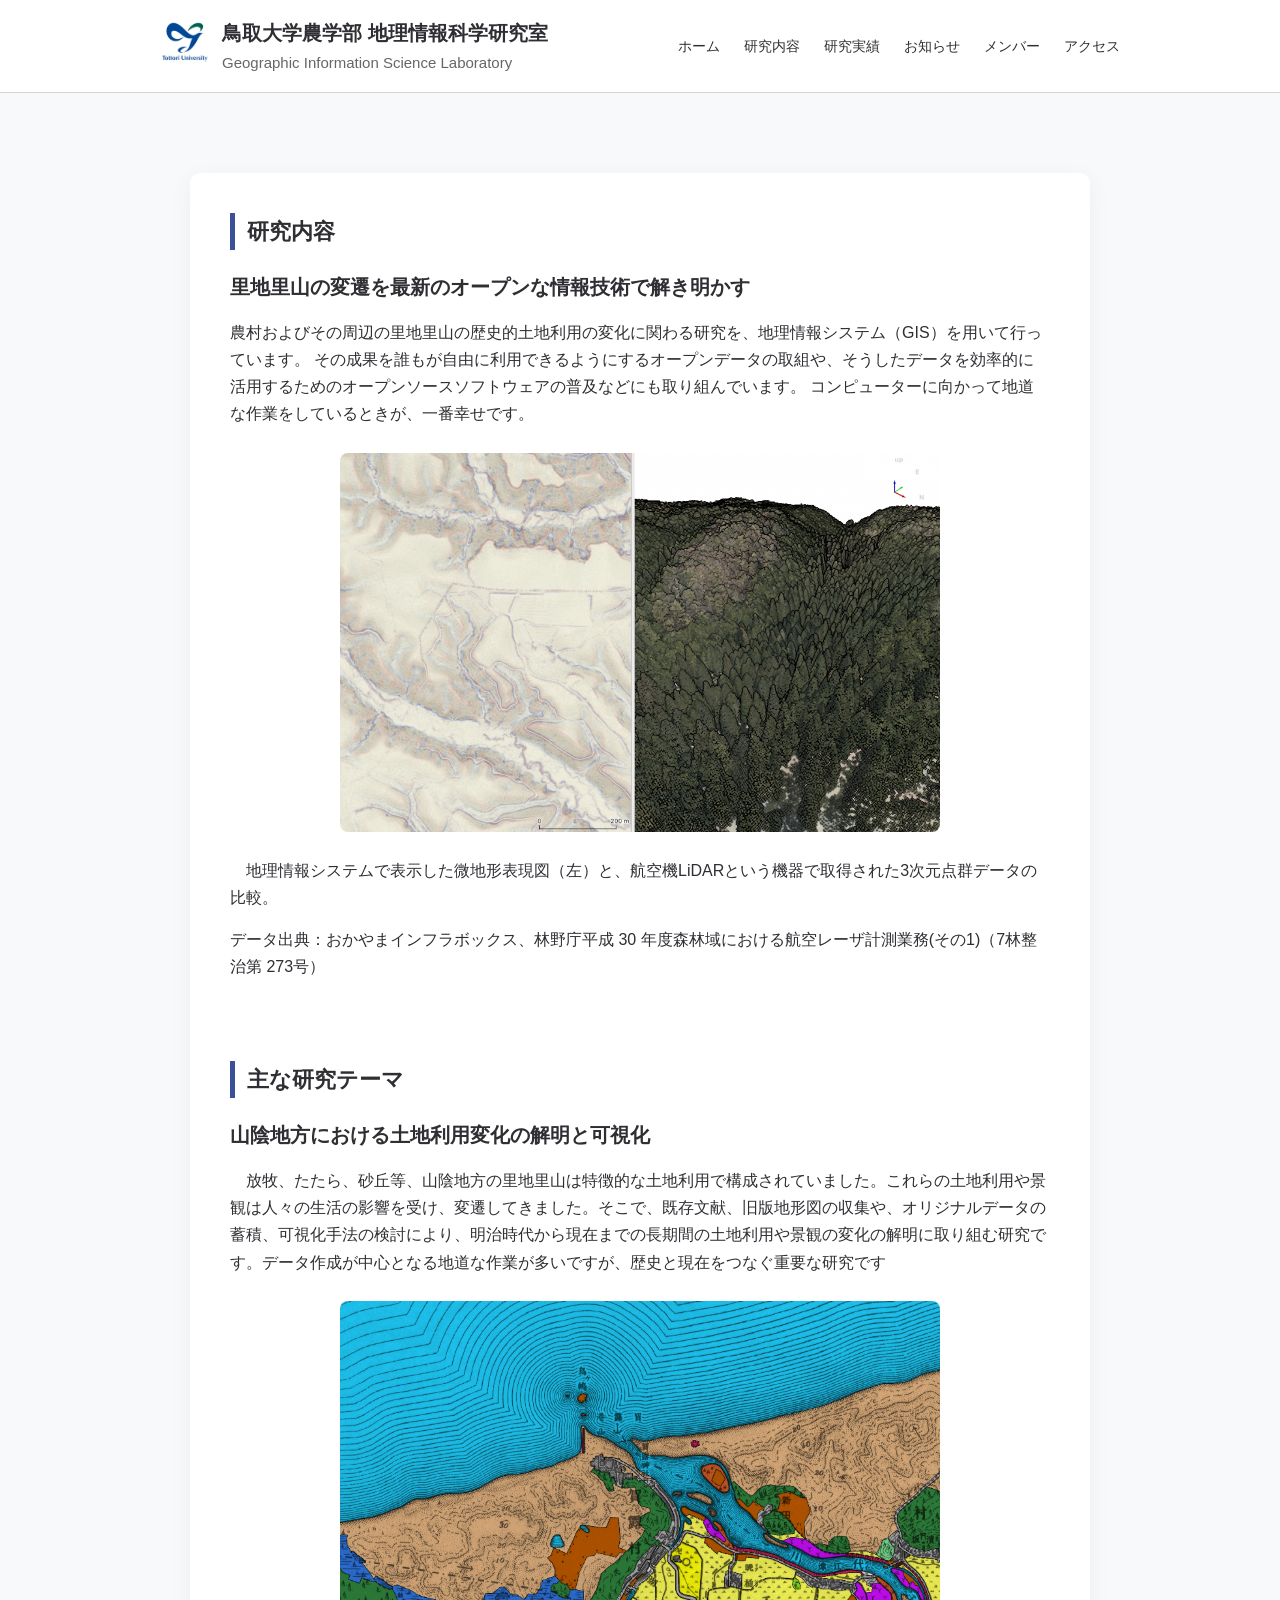
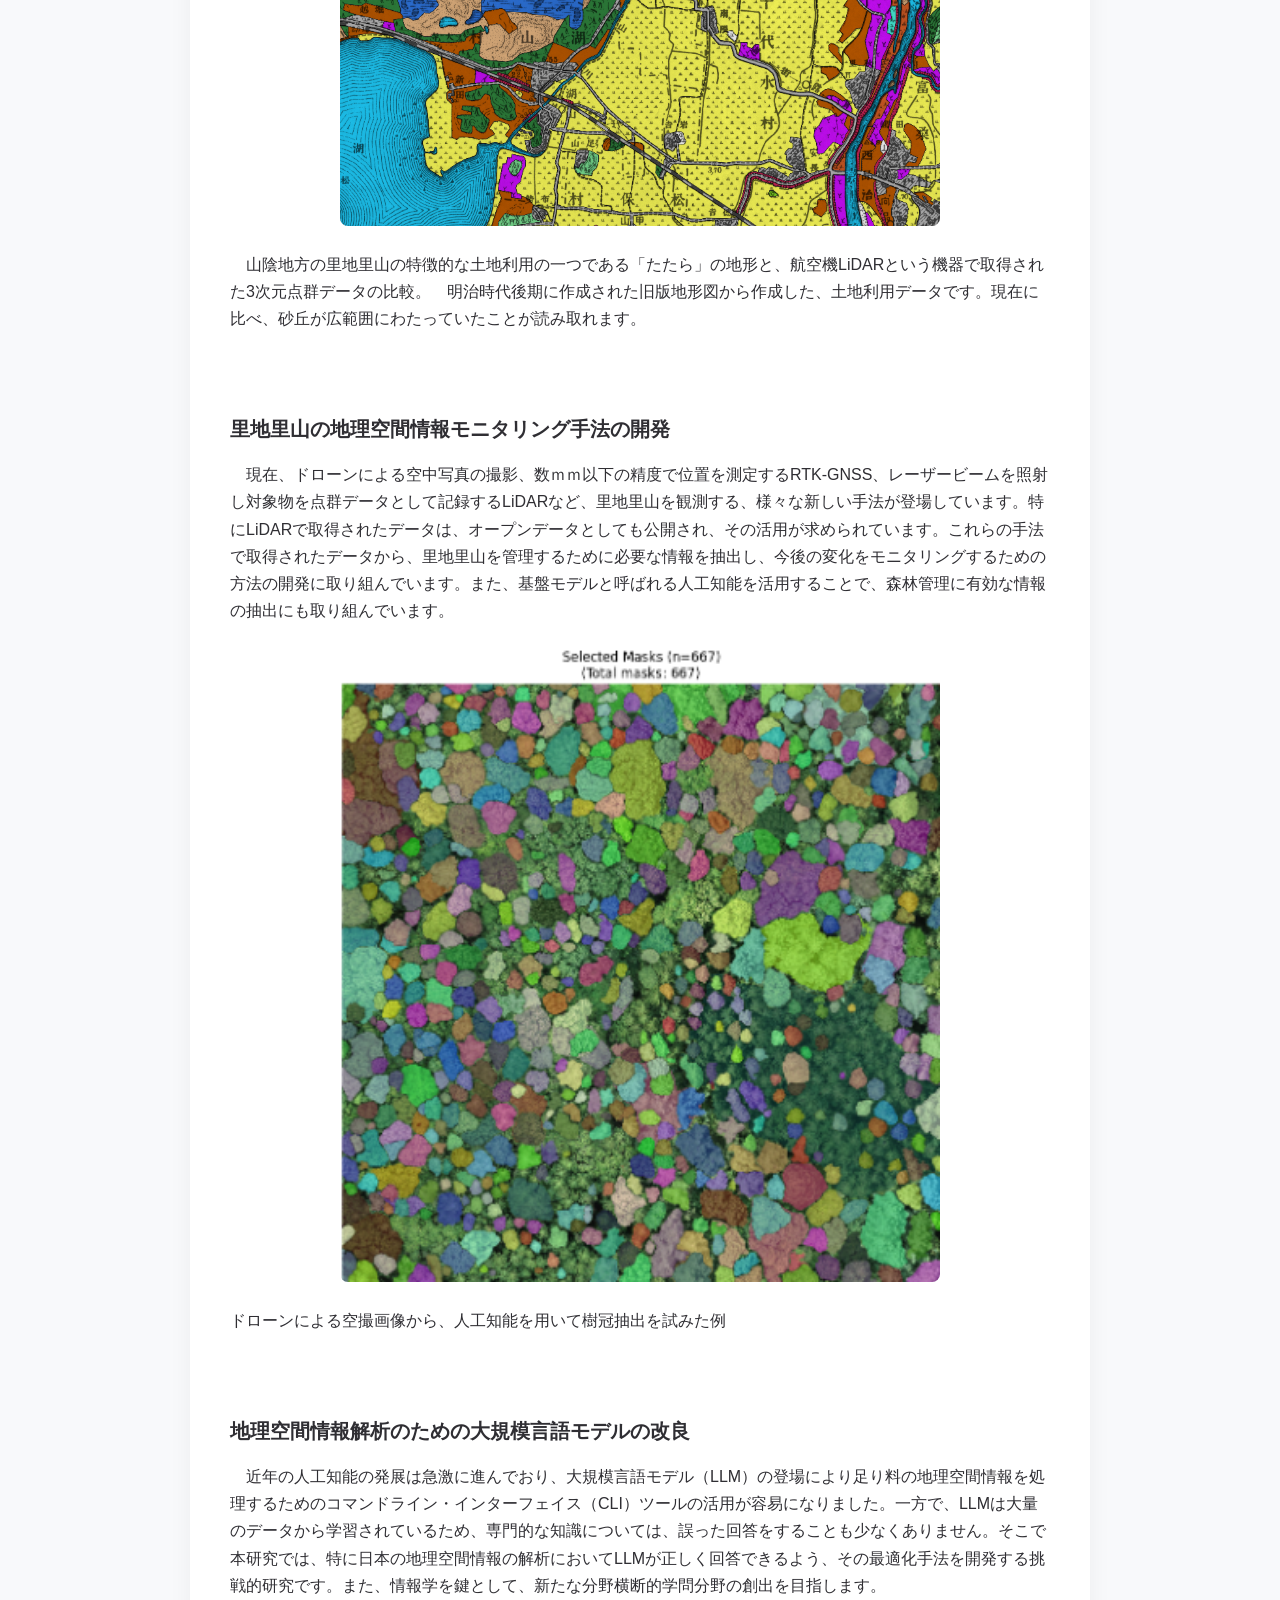
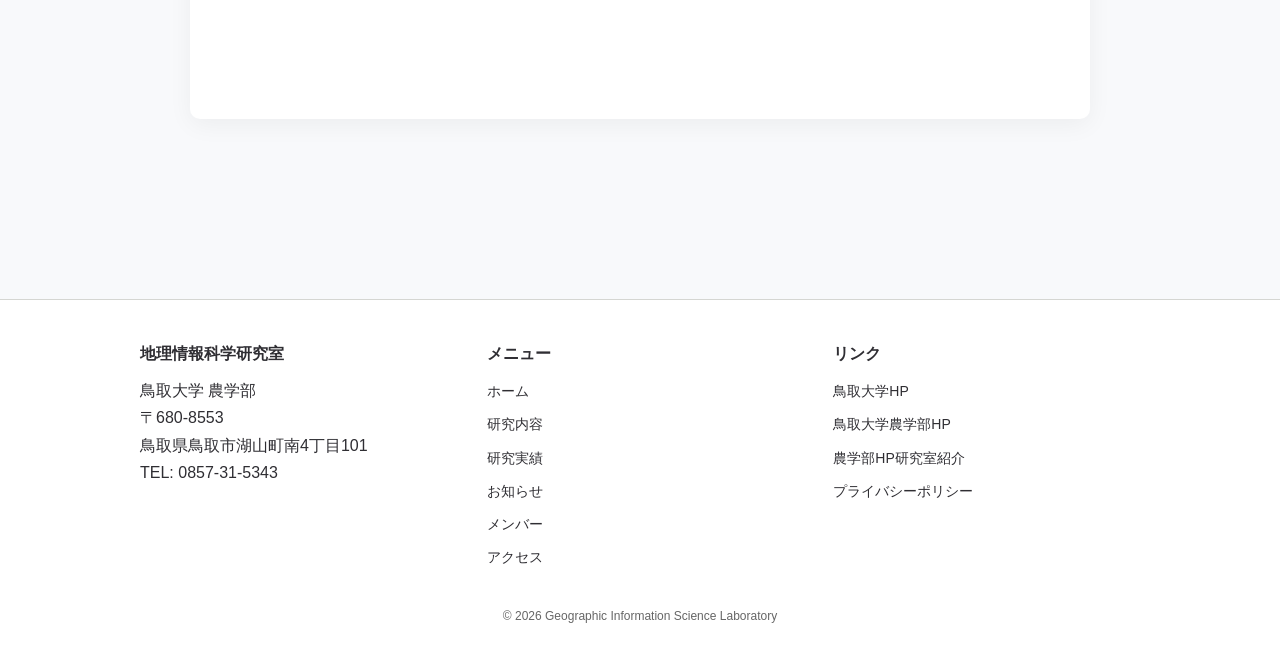
<file: about.html>
<!DOCTYPE html>
<html lang="ja">

  <head>
    <meta charset="UTF-8">
    <meta name="viewport" content="width=device-width, initial-scale=1.0">
    <title>鳥取大学農学部 地理情報科学研究室</title>
    <!-- SEO -->
    <meta name="description" content="鳥取大学農学部 地理情報科学研究室の公式サイト。研究内容、研究実績、メンバー情報を掲載しています。">
    <link rel="stylesheet" href="css/style.css">
  </head>

  <body>

    <!-- ヘッダー -->
    <header>
      <div class="header_container">

        <!-- ロゴ -->
        <div class="logo">
          <a href="./index.html"> 
            <img src="images/logo.jpg" alt="鳥取大学農学部 地理情報科学研究室ロゴ"> 
          </a>
          <div class="site_title">
            <h1>鳥取大学農学部 地理情報科学研究室</h1>
            <p>Geographic Information Science Laboratory</p>
          </div>
        </div>

        <!-- ナビゲーション --> 
        <nav class="navigation" id="nav" aria-label="メインナビゲーション">
          <ul class="navigation_list">
            <li><a href="./index.html">ホーム</a></li>
            <li><a href="./about.html">研究内容</a></li>
            <li><a href="./research.html">研究実績</a></li>
            <li><a href="./news.html">お知らせ</a></li>
            <li><a href="./members.html">メンバー</a></li>
            <li><a href="./access.html">アクセス</a></li>
          </ul>
        </nav>
      </div>


      <!-- ハンバーガーメニュー --> 
      <button class="hamburger" id="hamburger" aria-label="メニューを開く"> 
        <span class="hamburger_border_top"></span>
        <span class="hamburger_border_center"></span>
        <span class="hamburger_border_bottom"></span>
      </button>

      <div class="background" id="background"></div>
    </header>
    <!-- /ヘッダー -->
    
    <!-- メイン -->
    <main>
      <section>
        <h2 class="title">研究内容</h2>

        <article class="subsection">
          <h3 class="subject">里地里山の変遷を最新のオープンな情報技術で解き明かす</h3>
          <p>
            農村およびその周辺の里地里山の歴史的土地利用の変化に関わる研究を、地理情報システム（GIS）を用いて行っています。
            その成果を誰もが自由に利用できるようにするオープンデータの取組や、そうしたデータを効率的に活用するためのオープンソースソフトウェアの普及などにも取り組んでいます。
            コンピューターに向かって地道な作業をしているときが、一番幸せです。 
          </p>
          <img src="images/about_satoyama.png" alt="蒜山演習林の地形と3次元点群データの比較" class="image">
          <p>
            　地理情報システムで表示した微地形表現図（左）と、航空機LiDARという機器で取得された3次元点群データの比較。
          </p>
          <p>
            データ出典：おかやまインフラボックス、林野庁平成 30 年度森林域における航空レーザ計測業務(その1)（7林整治第 273号）
          </p>
        </article>

        <h2 class="title">主な研究テーマ</h2>
        <article class="subsection">
          <h3 class="subject">山陰地方における土地利用変化の解明と可視化</h3>
          <p>
           　放牧、たたら、砂丘等、山陰地方の里地里山は特徴的な土地利用で構成されていました。これらの土地利用や景観は人々の生活の影響を受け、変遷してきました。そこで、既存文献、旧版地形図の収集や、オリジナルデータの蓄積、可視化手法の検討により、明治時代から現在までの長期間の土地利用や景観の変化の解明に取り組む研究です。データ作成が中心となる地道な作業が多いですが、歴史と現在をつなぐ重要な研究です
          </p>
          <img src="images/about_tatara.png" alt="研究内容の説明画像2" class="image">
          <p>
            　山陰地方の里地里山の特徴的な土地利用の一つである「たたら」の地形と、航空機LiDARという機器で取得された3次元点群データの比較。　明治時代後期に作成された旧版地形図から作成した、土地利用データです。現在に比べ、砂丘が広範囲にわたっていたことが読み取れます。
          </p>
        </article>

        <article class="subsection">
          <h3 class="subject">里地里山の地理空間情報モニタリング手法の開発</h3>
          <p>
           　現在、ドローンによる空中写真の撮影、数ｍｍ以下の精度で位置を測定するRTK-GNSS、レーザービームを照射し対象物を点群データとして記録するLiDARなど、里地里山を観測する、様々な新しい手法が登場しています。特にLiDARで取得されたデータは、オープンデータとしても公開され、その活用が求められています。これらの手法で取得されたデータから、里地里山を管理するために必要な情報を抽出し、今後の変化をモニタリングするための方法の開発に取り組んでいます。また、基盤モデルと呼ばれる人工知能を活用することで、森林管理に有効な情報の抽出にも取り組んでいます。
          </p>
          <img src="images/about_jukan.png" alt="研究内容の説明画像2" class="image">
          <p>
            ドローンによる空撮画像から、人工知能を用いて樹冠抽出を試みた例
          </p>
        </article>

        <article class="subsection">
          <h3 class="subject">地理空間情報解析のための大規模言語モデルの改良</h3>
          <p>
           　近年の人工知能の発展は急激に進んでおり、大規模言語モデル（LLM）の登場により足り料の地理空間情報を処理するためのコマンドライン・インターフェイス（CLI）ツールの活用が容易になりました。一方で、LLMは大量のデータから学習されているため、専門的な知識については、誤った回答をすることも少なくありません。そこで本研究では、特に日本の地理空間情報の解析においてLLMが正しく回答できるよう、その最適化手法を開発する挑戦的研究です。また、情報学を鍵として、新たな分野横断的学問分野の創出を目指します。
          </p>
        </article>

      </section>
    </main>
    <!-- /メイン -->


  <!-- フッター -->
  <footer class="footer">

    <div class="footer_inner">

      <!-- ① 研究室情報 -->
      <div class="footer_col">
        <h2 class="footer_title">地理情報科学研究室</h2>
        <p>鳥取大学 農学部</p>
        <p>〒680-8553</p>
        <p>鳥取県鳥取市湖山町南4丁目101</p>
        <p>TEL: 0857-31-5343</p>
      </div>

      <!-- ② ナビゲーション -->
      <div class="footer_col">
        <h3 class="footer_title">メニュー</h3>
        <ul class="footer_nav">
          <li><a href="./index.html">ホーム</a></li>
          <li><a href="./about.html">研究内容</a></li>
          <li><a href="./research.html">研究実績</a></li>
          <li><a href="./news.html">お知らせ</a></li>
          <li><a href="./members.html">メンバー</a></li>
          <li><a href="./access.html">アクセス</a></li>
        </ul>
      </div>

      <!-- ③ 補助情報 -->
      <div class="footer_col">
        <h3 class="footer_title">リンク</h3>
        <ul class="footer_nav">
          <li><a href="https://www.tottori-u.ac.jp/" target="_blank" rel="noopener noreferrer">鳥取大学HP</a></li>
          <li><a href="https://muses.muses.tottori-u.ac.jp/" target="_blank" rel="noopener noreferrer">鳥取大学農学部HP</a></li>
          <li><a href="https://muses.muses.tottori-u.ac.jp/about/staff/teacher-leas.php?id=57" target="_blank" rel="noopener noreferrer">農学部HP研究室紹介
          </a></li>
          <li><a href="./privacy.html">プライバシーポリシー</a></li>
        </ul>
      </div>

    </div>

    <!-- コピーライト -->
    <div class="footer_bottom">
      <p>&copy; 2026 Geographic Information Science Laboratory</p>
    </div>

  </footer>
  <!-- /フッター -->

    <script src="js/script.js"></script>

  </body>

</html>
</file>
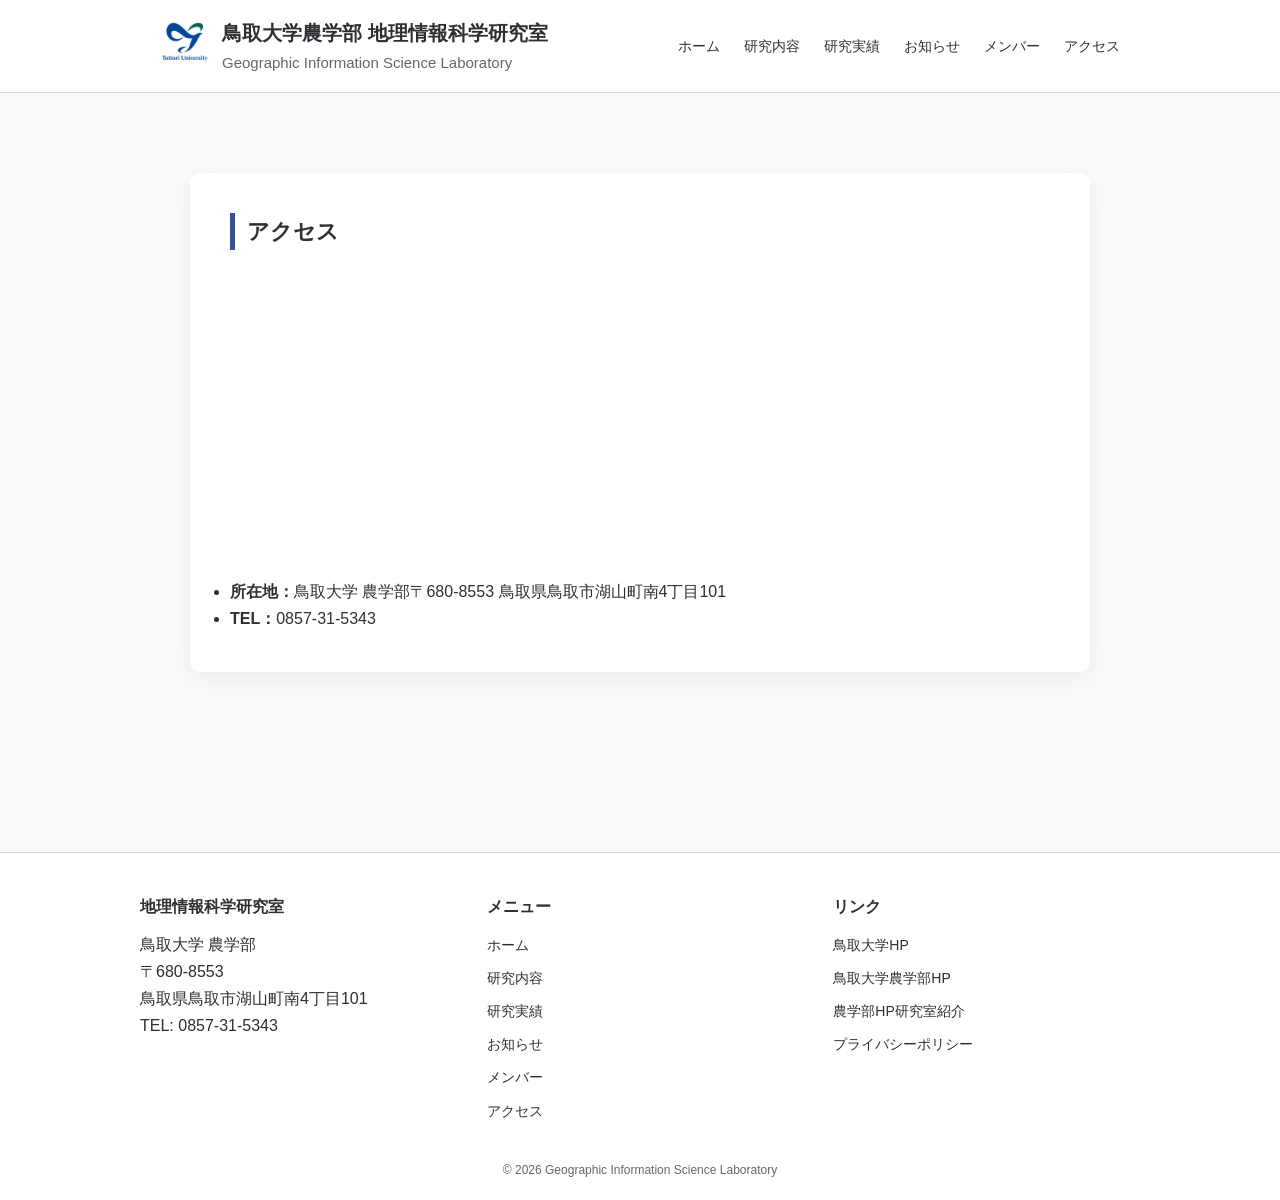
<file: access.html>
<!DOCTYPE html>
<html lang="ja">

  <head>
    <meta charset="UTF-8">
    <meta name="viewport" content="width=device-width, initial-scale=1.0">
    <title>鳥取大学農学部 地理情報科学研究室</title>
    <!-- SEO -->
    <meta name="description" content="鳥取大学農学部 地理情報科学研究室の公式サイト。研究内容、研究実績、メンバー情報を掲載しています。">
    <link rel="stylesheet" href="css/style.css">
  </head>

  <body>

    <!-- ヘッダー -->
    <header>
      <div class="header_container">

        <!-- ロゴ -->
        <div class="logo">
          <a href="./index.html"> 
            <img src="images/logo.jpg" alt="鳥取大学農学部 地理情報科学研究室ロゴ"> 
          </a>
          <div class="site_title">
            <h1>鳥取大学農学部 地理情報科学研究室</h1>
            <p>Geographic Information Science Laboratory</p>
          </div>
        </div>

        <!-- ナビゲーション --> 
        <nav class="navigation" id="nav" aria-label="メインナビゲーション">
          <ul class="navigation_list">
            <li><a href="./index.html">ホーム</a></li>
            <li><a href="./about.html">研究内容</a></li>
            <li><a href="./research.html">研究実績</a></li>
            <li><a href="./news.html">お知らせ</a></li>
            <li><a href="./members.html">メンバー</a></li>
            <li><a href="./access.html">アクセス</a></li>
          </ul>
        </nav>
      </div>


      <!-- ハンバーガーメニュー --> 
      <button class="hamburger" id="hamburger" aria-label="メニューを開く"> 
        <span class="hamburger_border_top"></span>
        <span class="hamburger_border_center"></span>
        <span class="hamburger_border_bottom"></span>
      </button>

      <div class="background" id="background"></div>
    </header>
    <!-- /ヘッダー -->

    <!-- メイン -->
    <main>
      <section>
        <h2 class="title">アクセス</h2>

        <div class="map_container">
          <iframe class="map" src="https://www.google.com/maps/embed?pb=!1m18!1m12!1m3!1d3247.577376410735!2d134.17088357521263!3d35.51472707264139!2m3!1f0!2f0!3f0!3m2!1i1024!2i768!4f13.1!3m3!1m2!1s0x35558e07a8acd595%3A0xb7ac7fb8874c64e3!2z44CSNjgwLTA5NDUg6bOl5Y-W55yM6bOl5Y-W5biC5rmW5bGx55S65Y2X77yU5LiB55uu77yR77yQ77yR!5e0!3m2!1sja!2sjp!4v1775177612250!5m2!1sja!2sjp"></iframe>
        </div>
        
        <ul class="info_list">
          <li><strong>所在地：</strong>鳥取大学 農学部〒680-8553 鳥取県鳥取市湖山町南4丁目101</li>
          <li><strong>TEL：</strong>0857-31-5343</li>
        </ul>

      </section>
    </main>
    <!-- /メイン -->



  <!-- フッター -->
  <footer class="footer">

    <div class="footer_inner">

      <!-- ① 研究室情報 -->
      <div class="footer_col">
        <h2 class="footer_title">地理情報科学研究室</h2>
        <p>鳥取大学 農学部</p>
        <p>〒680-8553</p>
        <p>鳥取県鳥取市湖山町南4丁目101</p>
        <p>TEL: 0857-31-5343</p>
      </div>

      <!-- ② ナビゲーション -->
      <div class="footer_col">
        <h3 class="footer_title">メニュー</h3>
        <ul class="footer_nav">
          <li><a href="./index.html">ホーム</a></li>
          <li><a href="./about.html">研究内容</a></li>
          <li><a href="./research.html">研究実績</a></li>
          <li><a href="./news.html">お知らせ</a></li>
          <li><a href="./members.html">メンバー</a></li>
          <li><a href="./access.html">アクセス</a></li>
        </ul>
      </div>

      <!-- ③ 補助情報 -->
      <div class="footer_col">
        <h3 class="footer_title">リンク</h3>
        <ul class="footer_nav">
          <li><a href="https://www.tottori-u.ac.jp/" target="_blank" rel="noopener noreferrer">鳥取大学HP</a></li>
          <li><a href="https://muses.muses.tottori-u.ac.jp/" target="_blank" rel="noopener noreferrer">鳥取大学農学部HP</a></li>
          <li><a href="https://muses.muses.tottori-u.ac.jp/about/staff/teacher-leas.php?id=57" target="_blank" rel="noopener noreferrer">農学部HP研究室紹介
          </a></li>
          <li><a href="./privacy.html">プライバシーポリシー</a></li>
        </ul>
      </div>

    </div>

    <!-- コピーライト -->
    <div class="footer_bottom">
      <p>&copy; 2026 Geographic Information Science Laboratory</p>
    </div>

  </footer>
  <!-- /フッター -->

    <script src="js/script.js"></script>

  </body>

</html>
</file>
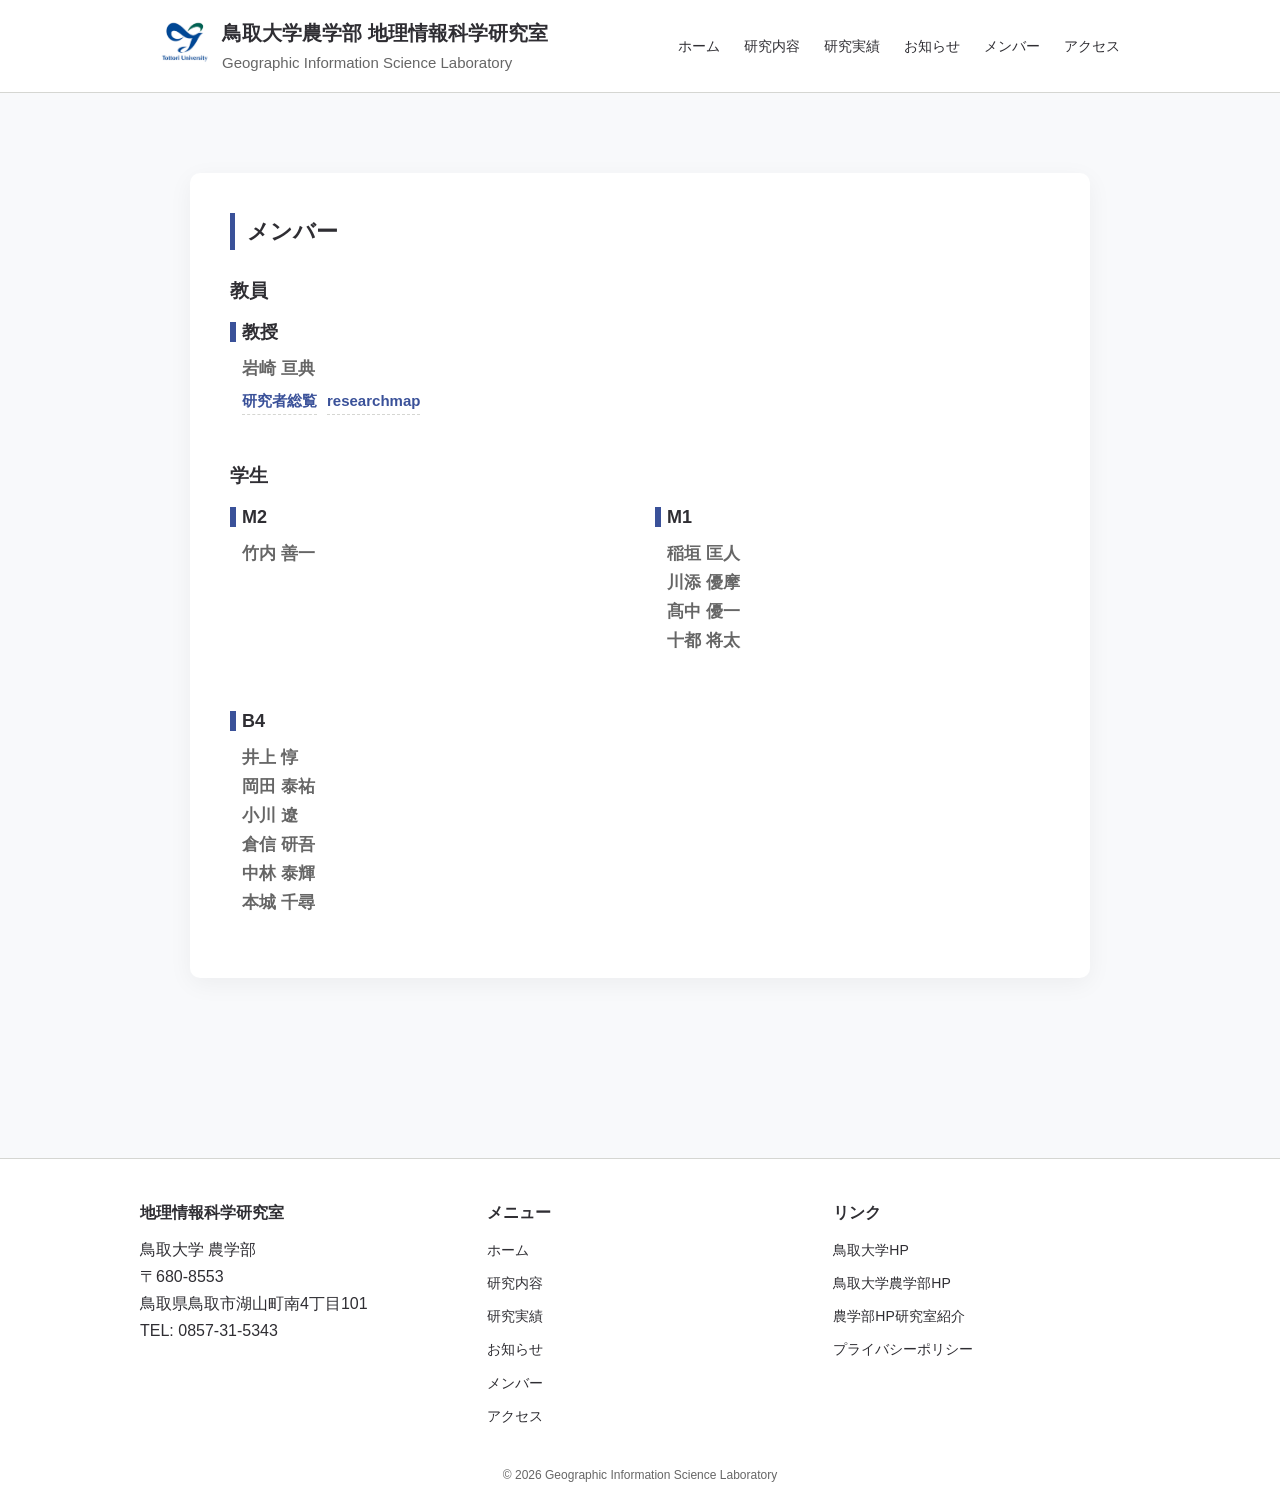
<file: members.html>
<!DOCTYPE html>
<html lang="ja">

  <head>
    <meta charset="UTF-8">
    <meta name="viewport" content="width=device-width, initial-scale=1.0">
    <title>鳥取大学農学部 地理情報科学研究室</title>
    <!-- SEO -->
    <meta name="description" content="鳥取大学農学部 地理情報科学研究室の公式サイト。研究内容、研究実績、メンバー情報を掲載しています。">
    <link rel="stylesheet" href="css/style.css">
  </head>

  <body>

    <!-- ヘッダー -->
    <header>
      <div class="header_container">

        <!-- ロゴ -->
        <div class="logo">
          <a href="./index.html"> 
            <img src="images/logo.jpg" alt="鳥取大学農学部 地理情報科学研究室ロゴ"> 
          </a>
          <div class="site_title">
            <h1>鳥取大学農学部 地理情報科学研究室</h1>
            <p>Geographic Information Science Laboratory</p>
          </div>
        </div>

        <!-- ナビゲーション --> 
        <nav class="navigation" id="nav" aria-label="メインナビゲーション">
          <ul class="navigation_list">
            <li><a href="./index.html">ホーム</a></li>
            <li><a href="./about.html">研究内容</a></li>
            <li><a href="./research.html">研究実績</a></li>
            <li><a href="./news.html">お知らせ</a></li>
            <li><a href="./members.html">メンバー</a></li>
            <li><a href="./access.html">アクセス</a></li>
          </ul>
        </nav>
      </div>


      <!-- ハンバーガーメニュー --> 
      <button class="hamburger" id="hamburger" aria-label="メニューを開く"> 
        <span class="hamburger_border_top"></span>
        <span class="hamburger_border_center"></span>
        <span class="hamburger_border_bottom"></span>
      </button>

      <div class="background" id="background"></div>
    </header>
    <!-- /ヘッダー -->

    <!-- メイン -->
    <main>
      <section>
        <h2 class="title">メンバー</h2>

        <h3 class="subtitle">教員</h3>
        <ul class="member_list">
          <li>教授
            <ul class="member_sublist">
              <li>
                岩崎 亘典
                <div class="member_links">
                  <a href="https://researchers.adm.tottori-u.ac.jp/html/100002733_ja.html" target="_blank" rel="noopener noreferrer">研究者総覧</a>
                  <a href="https://researchmap.jp/read0059093" target="_blank" rel="noopener noreferrer">researchmap</a>
                </div>
              </li> 
            </ul>
          </li>
        </ul>

      <h3 class="subtitle">学生</h3>
      <ul class="member_list">
        <li>
          M2
          <ul class="member_sublist">
            <li>竹内 善一</li>
          </ul>
        </li>
        <li>
          M1
          <ul class="member_sublist">
            <li>稲垣 匡人</li>
            <li>川添 優摩</li>
            <li>髙中 優一</li>
            <li>十都 将太</li>
          </ul>
        </li>
        <li>
          B4
          <ul class="member_sublist">
            <li>井上 惇</li>
            <li>岡田 泰祐</li>
            <li>小川 遼</li>
            <li>倉信 研吾</li>
            <li>中林 泰輝</li>
            <li>本城 千尋</li>
          </ul>
        </li>
      </ul>


    </section>
    </main>
    <!-- /メイン -->


  <!-- フッター -->
  <footer class="footer">

    <div class="footer_inner">

      <!-- ① 研究室情報 -->
      <div class="footer_col">
        <h2 class="footer_title">地理情報科学研究室</h2>
        <p>鳥取大学 農学部</p>
        <p>〒680-8553</p>
        <p>鳥取県鳥取市湖山町南4丁目101</p>
        <p>TEL: 0857-31-5343</p>
      </div>

      <!-- ② ナビゲーション -->
      <div class="footer_col">
        <h3 class="footer_title">メニュー</h3>
        <ul class="footer_nav">
          <li><a href="./index.html">ホーム</a></li>
          <li><a href="./about.html">研究内容</a></li>
          <li><a href="./research.html">研究実績</a></li>
          <li><a href="./news.html">お知らせ</a></li>
          <li><a href="./members.html">メンバー</a></li>
          <li><a href="./access.html">アクセス</a></li>
        </ul>
      </div>

      <!-- ③ 補助情報 -->
      <div class="footer_col">
        <h3 class="footer_title">リンク</h3>
        <ul class="footer_nav">
          <li><a href="https://www.tottori-u.ac.jp/" target="_blank" rel="noopener noreferrer">鳥取大学HP</a></li>
          <li><a href="https://muses.muses.tottori-u.ac.jp/" target="_blank" rel="noopener noreferrer">鳥取大学農学部HP</a></li>
          <li><a href="https://muses.muses.tottori-u.ac.jp/about/staff/teacher-leas.php?id=57" target="_blank" rel="noopener noreferrer">農学部HP研究室紹介
          </a></li>
          <li><a href="./privacy.html">プライバシーポリシー</a></li>
        </ul>
      </div>

    </div>

    <!-- コピーライト -->
    <div class="footer_bottom">
      <p>&copy; 2026 Geographic Information Science Laboratory</p>
    </div>

  </footer>
  <!-- /フッター -->


   <script src="js/script.js"></script>

  </body>

</html>
</file>
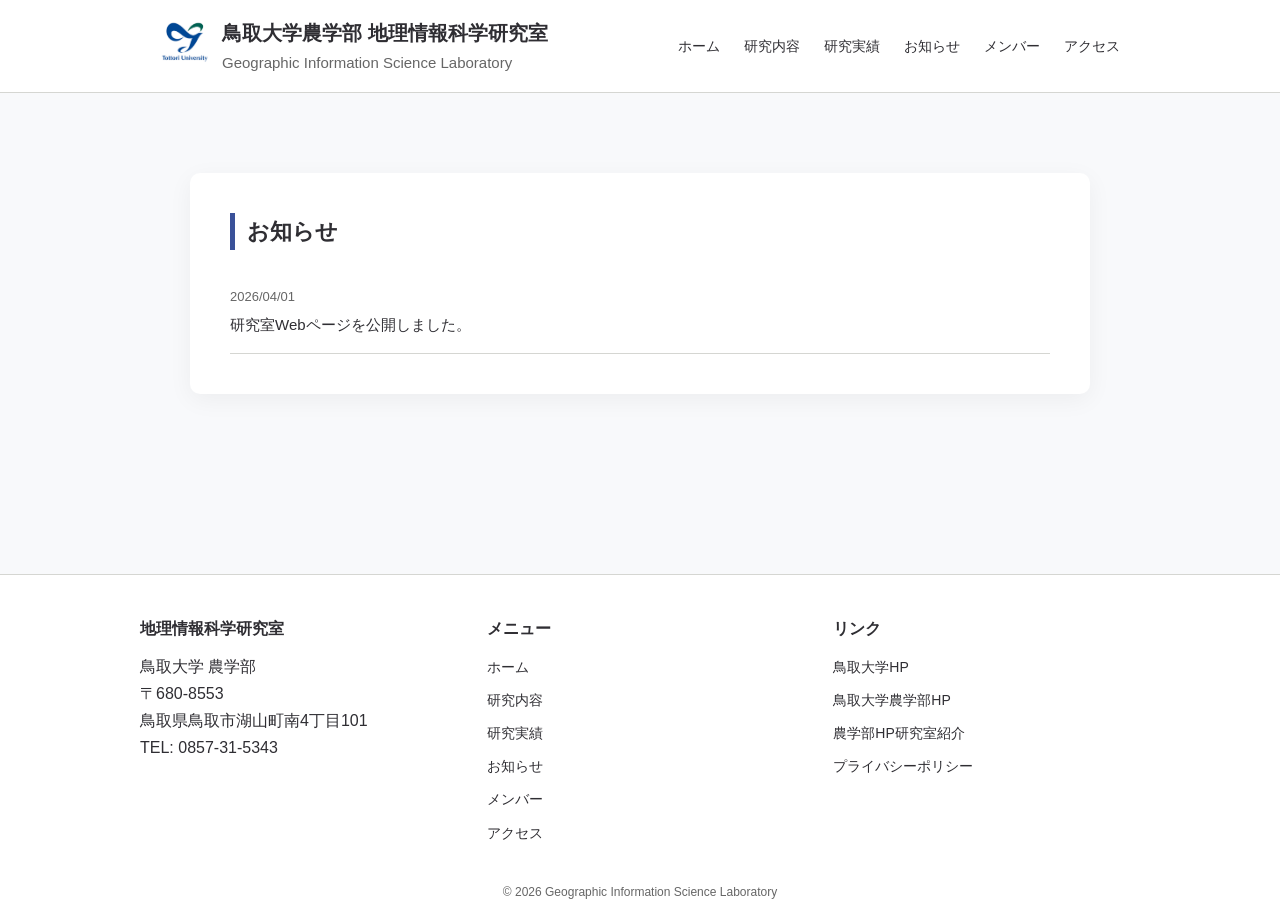
<file: news.html>
<!DOCTYPE html>
<html lang="ja">

  <head>
    <meta charset="UTF-8">
    <meta name="viewport" content="width=device-width, initial-scale=1.0">
    <title>鳥取大学農学部 地理情報科学研究室</title>
    <!-- SEO -->
    <meta name="description" content="鳥取大学農学部 地理情報科学研究室の公式サイト。研究内容、研究実績、メンバー情報を掲載しています。">
    <link rel="stylesheet" href="css/style.css">
  </head>

  <body>

    <!-- ヘッダー -->
    <header>
      <div class="header_container">

        <!-- ロゴ -->
        <div class="logo">
          <a href="./index.html"> 
            <img src="images/logo.jpg" alt="鳥取大学農学部 地理情報科学研究室ロゴ"> 
          </a>
          <div class="site_title">
            <h1>鳥取大学農学部 地理情報科学研究室</h1>
            <p>Geographic Information Science Laboratory</p>
          </div>
        </div>

        <!-- ナビゲーション --> 
        <nav class="navigation" id="nav" aria-label="メインナビゲーション">
          <ul class="navigation_list">
            <li><a href="./index.html">ホーム</a></li>
            <li><a href="./about.html">研究内容</a></li>
            <li><a href="./research.html">研究実績</a></li>
            <li><a href="./news.html">お知らせ</a></li>
            <li><a href="./members.html">メンバー</a></li>
            <li><a href="./access.html">アクセス</a></li>
          </ul>
        </nav>
      </div>


      <!-- ハンバーガーメニュー --> 
      <button class="hamburger" id="hamburger" aria-label="メニューを開く"> 
        <span class="hamburger_border_top"></span>
        <span class="hamburger_border_center"></span>
        <span class="hamburger_border_bottom"></span>
      </button>

      <div class="background" id="background"></div>
    </header>
    <!-- /ヘッダー -->

    <!-- メイン -->
    <main>
      <section>
        <h2 class="title">お知らせ</h2>

        <ul class="news_list">
          <li>
            <time datetime="2026-04-01">2026/04/01</time>
            <p>研究室Webページを公開しました。</p>
          </li>
        </ul>

      </section>
    </main>
    <!-- /メイン -->


  <!-- フッター -->
  <footer class="footer">

    <div class="footer_inner">

      <!-- ① 研究室情報 -->
      <div class="footer_col">
        <h2 class="footer_title">地理情報科学研究室</h2>
        <p>鳥取大学 農学部</p>
        <p>〒680-8553</p>
        <p>鳥取県鳥取市湖山町南4丁目101</p>
        <p>TEL: 0857-31-5343</p>
      </div>

      <!-- ② ナビゲーション -->
      <div class="footer_col">
        <h3 class="footer_title">メニュー</h3>
        <ul class="footer_nav">
          <li><a href="./index.html">ホーム</a></li>
          <li><a href="./about.html">研究内容</a></li>
          <li><a href="./research.html">研究実績</a></li>
          <li><a href="./news.html">お知らせ</a></li>
          <li><a href="./members.html">メンバー</a></li>
          <li><a href="./access.html">アクセス</a></li>
        </ul>
      </div>

      <!-- ③ 補助情報 -->
      <div class="footer_col">
        <h3 class="footer_title">リンク</h3>
        <ul class="footer_nav">
          <li><a href="https://www.tottori-u.ac.jp/" target="_blank" rel="noopener noreferrer">鳥取大学HP</a></li>
          <li><a href="https://muses.muses.tottori-u.ac.jp/" target="_blank" rel="noopener noreferrer">鳥取大学農学部HP</a></li>
          <li><a href="https://muses.muses.tottori-u.ac.jp/about/staff/teacher-leas.php?id=57" target="_blank" rel="noopener noreferrer">農学部HP研究室紹介
          </a></li>
          <li><a href="./privacy.html">プライバシーポリシー</a></li>
        </ul>
      </div>

    </div>

    <!-- コピーライト -->
    <div class="footer_bottom">
      <p>&copy; 2026 Geographic Information Science Laboratory</p>
    </div>

  </footer>
  <!-- /フッター -->

   <script src="js/script.js"></script>
    

  </body>

</html>
</file>
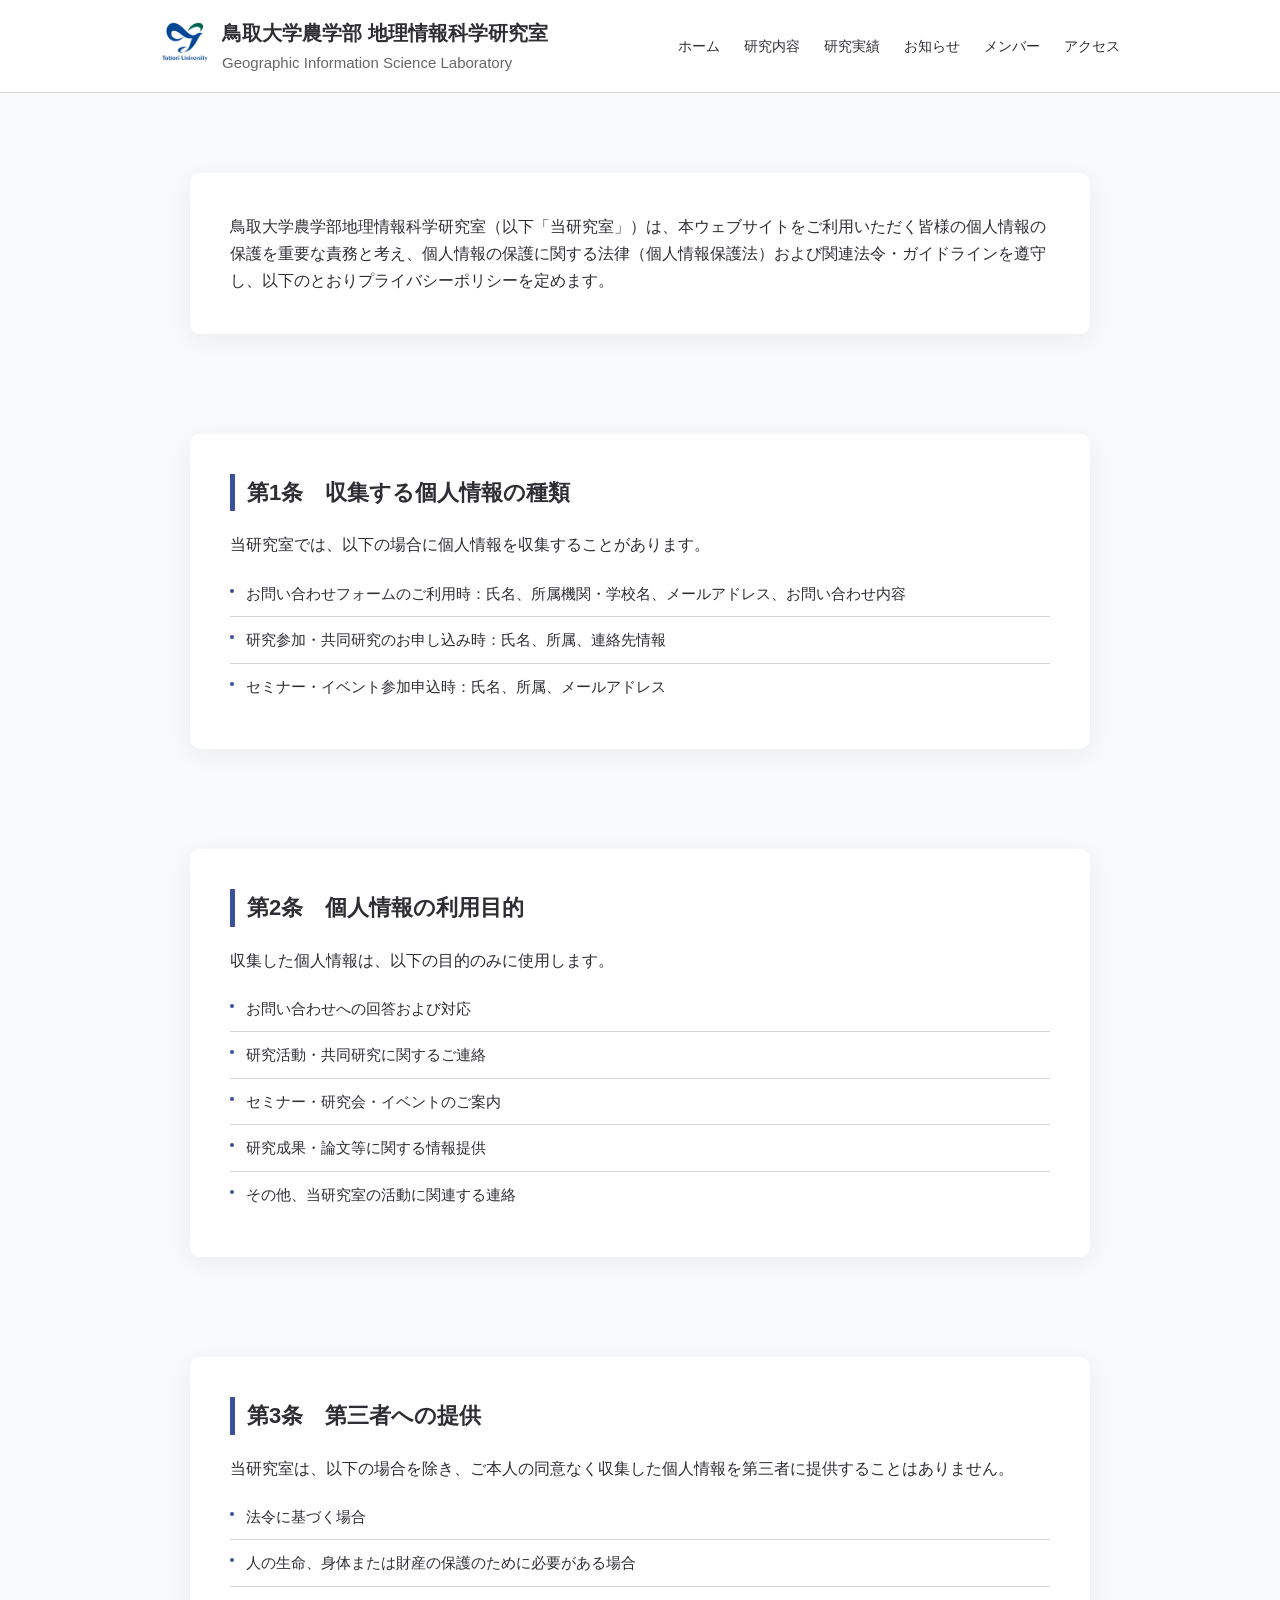
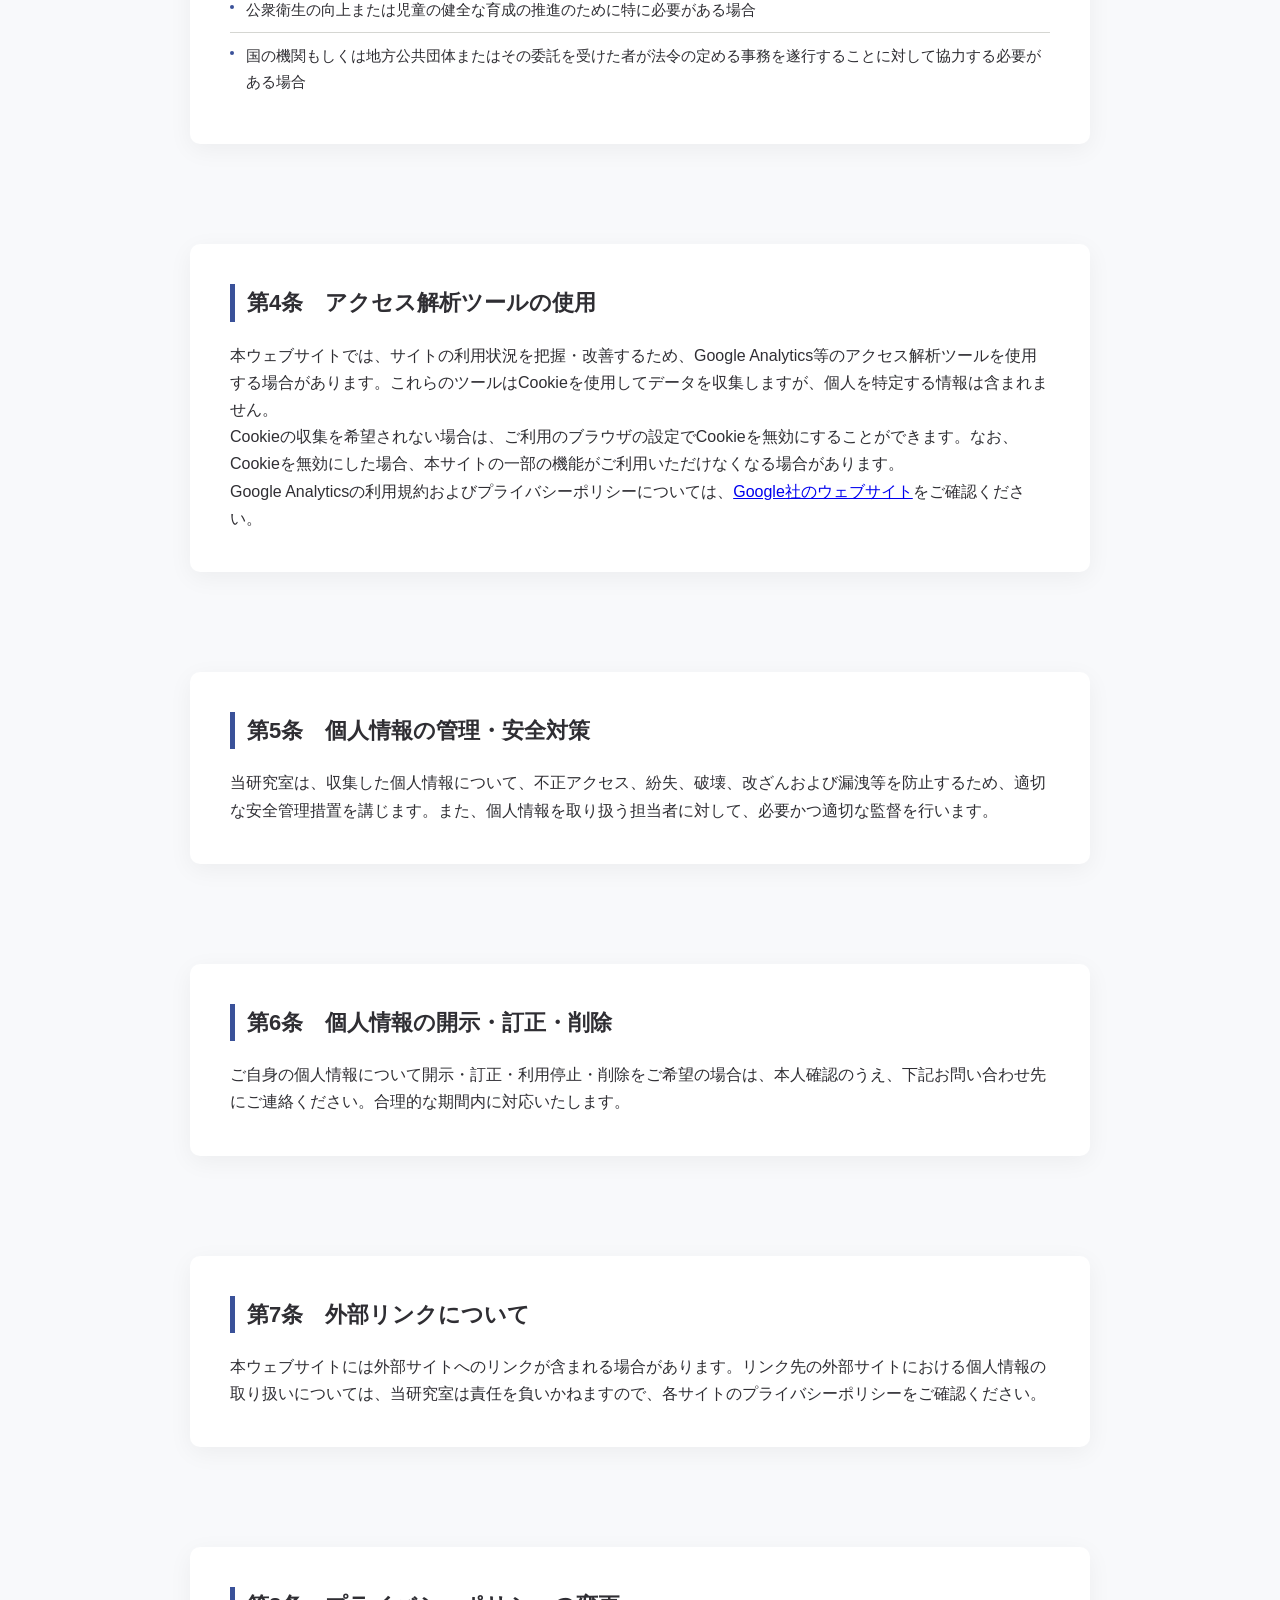
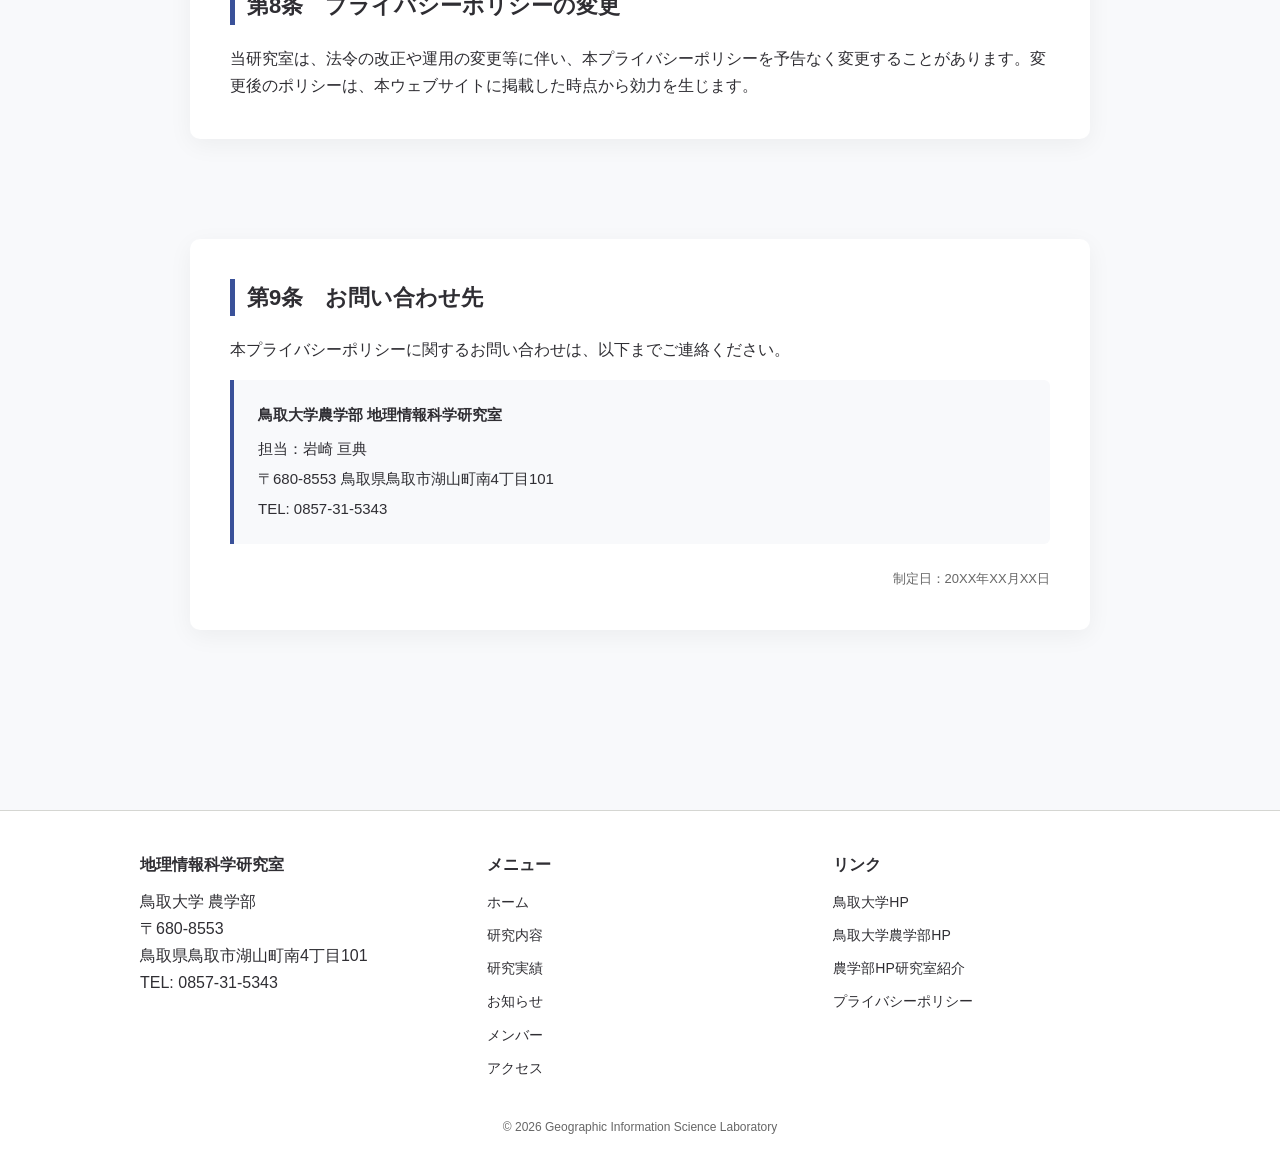
<file: privacy.html>
<!DOCTYPE html>
<html lang="ja">

<head>
  <meta charset="UTF-8">
  <meta name="viewport" content="width=device-width, initial-scale=1.0">
  <title>プライバシーポリシー｜鳥取大学農学部 地理情報科学研究室</title>
  <meta name="description" content="鳥取大学農学部 地理情報科学研究室のプライバシーポリシーです。">
  <link rel="stylesheet" href="css/style.css">
</head>

<body>

  <!-- ヘッダー -->
  <header>
    <div class="header_container">

      <!-- ロゴ -->
      <div class="logo">
        <a href="./index.html">
          <img src="images/logo.jpg" alt="鳥取大学農学部 地理情報科学研究室ロゴ">
        </a>
        <div class="site_title">
          <h1>鳥取大学農学部 地理情報科学研究室</h1>
          <p>Geographic Information Science Laboratory</p>
        </div>
      </div>

      <!-- ナビゲーション -->
      <nav class="navigation" id="nav" aria-label="メインナビゲーション">
        <ul class="navigation_list">
          <li><a href="./index.html">ホーム</a></li>
          <li><a href="./about.html">研究内容</a></li>
          <li><a href="./research.html">研究実績</a></li>
          <li><a href="./news.html">お知らせ</a></li>
          <li><a href="./members.html">メンバー</a></li>
          <li><a href="./access.html">アクセス</a></li>
        </ul>
      </nav>

      <!-- ハンバーガーメニュー -->
      <button class="hamburger" id="hamburger" aria-label="メニューを開く">
        <span class="hamburger_border_top"></span>
        <span class="hamburger_border_center"></span>
        <span class="hamburger_border_bottom"></span>
      </button>

    </div>

    <div class="background" id="background"></div>
  </header>
  <!-- /ヘッダー -->

  <!-- メイン -->
  <main>

    <section aria-labelledby="privacy-intro">
      <p id="privacy-intro">
        鳥取大学農学部地理情報科学研究室（以下「当研究室」）は、本ウェブサイトをご利用いただく皆様の個人情報の保護を重要な責務と考え、個人情報の保護に関する法律（個人情報保護法）および関連法令・ガイドラインを遵守し、以下のとおりプライバシーポリシーを定めます。
      </p>
    </section>

    <section aria-labelledby="policy-1">
      <h2 id="policy-1" class="title">第1条　収集する個人情報の種類</h2>
      <p>当研究室では、以下の場合に個人情報を収集することがあります。</p>
      <ul class="policy_list">
        <li>お問い合わせフォームのご利用時：氏名、所属機関・学校名、メールアドレス、お問い合わせ内容</li>
        <li>研究参加・共同研究のお申し込み時：氏名、所属、連絡先情報</li>
        <li>セミナー・イベント参加申込時：氏名、所属、メールアドレス</li>
      </ul>
    </section>

    <section aria-labelledby="policy-2">
      <h2 id="policy-2" class="title">第2条　個人情報の利用目的</h2>
      <p>収集した個人情報は、以下の目的のみに使用します。</p>
      <ul class="policy_list">
        <li>お問い合わせへの回答および対応</li>
        <li>研究活動・共同研究に関するご連絡</li>
        <li>セミナー・研究会・イベントのご案内</li>
        <li>研究成果・論文等に関する情報提供</li>
        <li>その他、当研究室の活動に関連する連絡</li>
      </ul>
    </section>

    <section aria-labelledby="policy-3">
      <h2 id="policy-3" class="title">第3条　第三者への提供</h2>
      <p>当研究室は、以下の場合を除き、ご本人の同意なく収集した個人情報を第三者に提供することはありません。</p>
      <ul class="policy_list">
        <li>法令に基づく場合</li>
        <li>人の生命、身体または財産の保護のために必要がある場合</li>
        <li>公衆衛生の向上または児童の健全な育成の推進のために特に必要がある場合</li>
        <li>国の機関もしくは地方公共団体またはその委託を受けた者が法令の定める事務を遂行することに対して協力する必要がある場合</li>
      </ul>
    </section>

    <section aria-labelledby="policy-4">
      <h2 id="policy-4" class="title">第4条　アクセス解析ツールの使用</h2>
      <p>本ウェブサイトでは、サイトの利用状況を把握・改善するため、Google Analytics等のアクセス解析ツールを使用する場合があります。これらのツールはCookieを使用してデータを収集しますが、個人を特定する情報は含まれません。</p>
      <p>Cookieの収集を希望されない場合は、ご利用のブラウザの設定でCookieを無効にすることができます。なお、Cookieを無効にした場合、本サイトの一部の機能がご利用いただけなくなる場合があります。</p>
      <p>Google Analyticsの利用規約およびプライバシーポリシーについては、<a href="https://policies.google.com/privacy" target="_blank" rel="noopener noreferrer">Google社のウェブサイト</a>をご確認ください。</p>
    </section>

    <section aria-labelledby="policy-5">
      <h2 id="policy-5" class="title">第5条　個人情報の管理・安全対策</h2>
      <p>当研究室は、収集した個人情報について、不正アクセス、紛失、破壊、改ざんおよび漏洩等を防止するため、適切な安全管理措置を講じます。また、個人情報を取り扱う担当者に対して、必要かつ適切な監督を行います。</p>
    </section>

    <section aria-labelledby="policy-6">
      <h2 id="policy-6" class="title">第6条　個人情報の開示・訂正・削除</h2>
      <p>ご自身の個人情報について開示・訂正・利用停止・削除をご希望の場合は、本人確認のうえ、下記お問い合わせ先にご連絡ください。合理的な期間内に対応いたします。</p>
    </section>

    <section aria-labelledby="policy-7">
      <h2 id="policy-7" class="title">第7条　外部リンクについて</h2>
      <p>本ウェブサイトには外部サイトへのリンクが含まれる場合があります。リンク先の外部サイトにおける個人情報の取り扱いについては、当研究室は責任を負いかねますので、各サイトのプライバシーポリシーをご確認ください。</p>
    </section>

    <section aria-labelledby="policy-8">
      <h2 id="policy-8" class="title">第8条　プライバシーポリシーの変更</h2>
      <p>当研究室は、法令の改正や運用の変更等に伴い、本プライバシーポリシーを予告なく変更することがあります。変更後のポリシーは、本ウェブサイトに掲載した時点から効力を生じます。</p>
    </section>

    <section aria-labelledby="policy-9">
      <h2 id="policy-9" class="title">第9条　お問い合わせ先</h2>
      <p>本プライバシーポリシーに関するお問い合わせは、以下までご連絡ください。</p>
      <div class="policy_contact">
        <p class="policy_contact_name">鳥取大学農学部 地理情報科学研究室</p>
        <p>担当：岩崎 亘典</p>
        <p>〒680-8553 鳥取県鳥取市湖山町南4丁目101</p>
        <p>TEL: 0857-31-5343</p>
      </div>
      <p class="policy_date">制定日：20XX年XX月XX日</p>
    </section>

  </main>
  <!-- /メイン -->

  <!-- フッター -->
  <footer class="footer">

    <div class="footer_inner">

      <!-- ① 研究室情報 -->
      <div class="footer_col">
        <h2 class="footer_title">地理情報科学研究室</h2>
        <p>鳥取大学 農学部</p>
        <p>〒680-8553</p>
        <p>鳥取県鳥取市湖山町南4丁目101</p>
        <p>TEL: 0857-31-5343</p>
      </div>

      <!-- ② ナビゲーション -->
      <div class="footer_col">
        <h3 class="footer_title">メニュー</h3>
        <ul class="footer_nav">
          <li><a href="./index.html">ホーム</a></li>
          <li><a href="./about.html">研究内容</a></li>
          <li><a href="./research.html">研究実績</a></li>
          <li><a href="./news.html">お知らせ</a></li>
          <li><a href="./members.html">メンバー</a></li>
          <li><a href="./access.html">アクセス</a></li>
        </ul>
      </div>

      <!-- ③ 補助情報 -->
      <div class="footer_col">
        <h3 class="footer_title">リンク</h3>
        <ul class="footer_nav">
          <li><a href="https://www.tottori-u.ac.jp/" target="_blank" rel="noopener noreferrer">鳥取大学HP</a></li>
          <li><a href="https://muses.muses.tottori-u.ac.jp/" target="_blank" rel="noopener noreferrer">鳥取大学農学部HP</a></li>
          <li><a href="https://muses.muses.tottori-u.ac.jp/about/staff/teacher-leas.php?id=57" target="_blank" rel="noopener noreferrer">農学部HP研究室紹介
          </a></li>
          <li><a href="./privacy.html">プライバシーポリシー</a></li>
        </ul>
      </div>

    </div>

    <!-- コピーライト -->
    <div class="footer_bottom">
      <p>&copy; 2026 Geographic Information Science Laboratory</p>
    </div>

  </footer>
  <!-- /フッター -->
  <script src="js/script.js"></script>

</body>
</html>
</file>
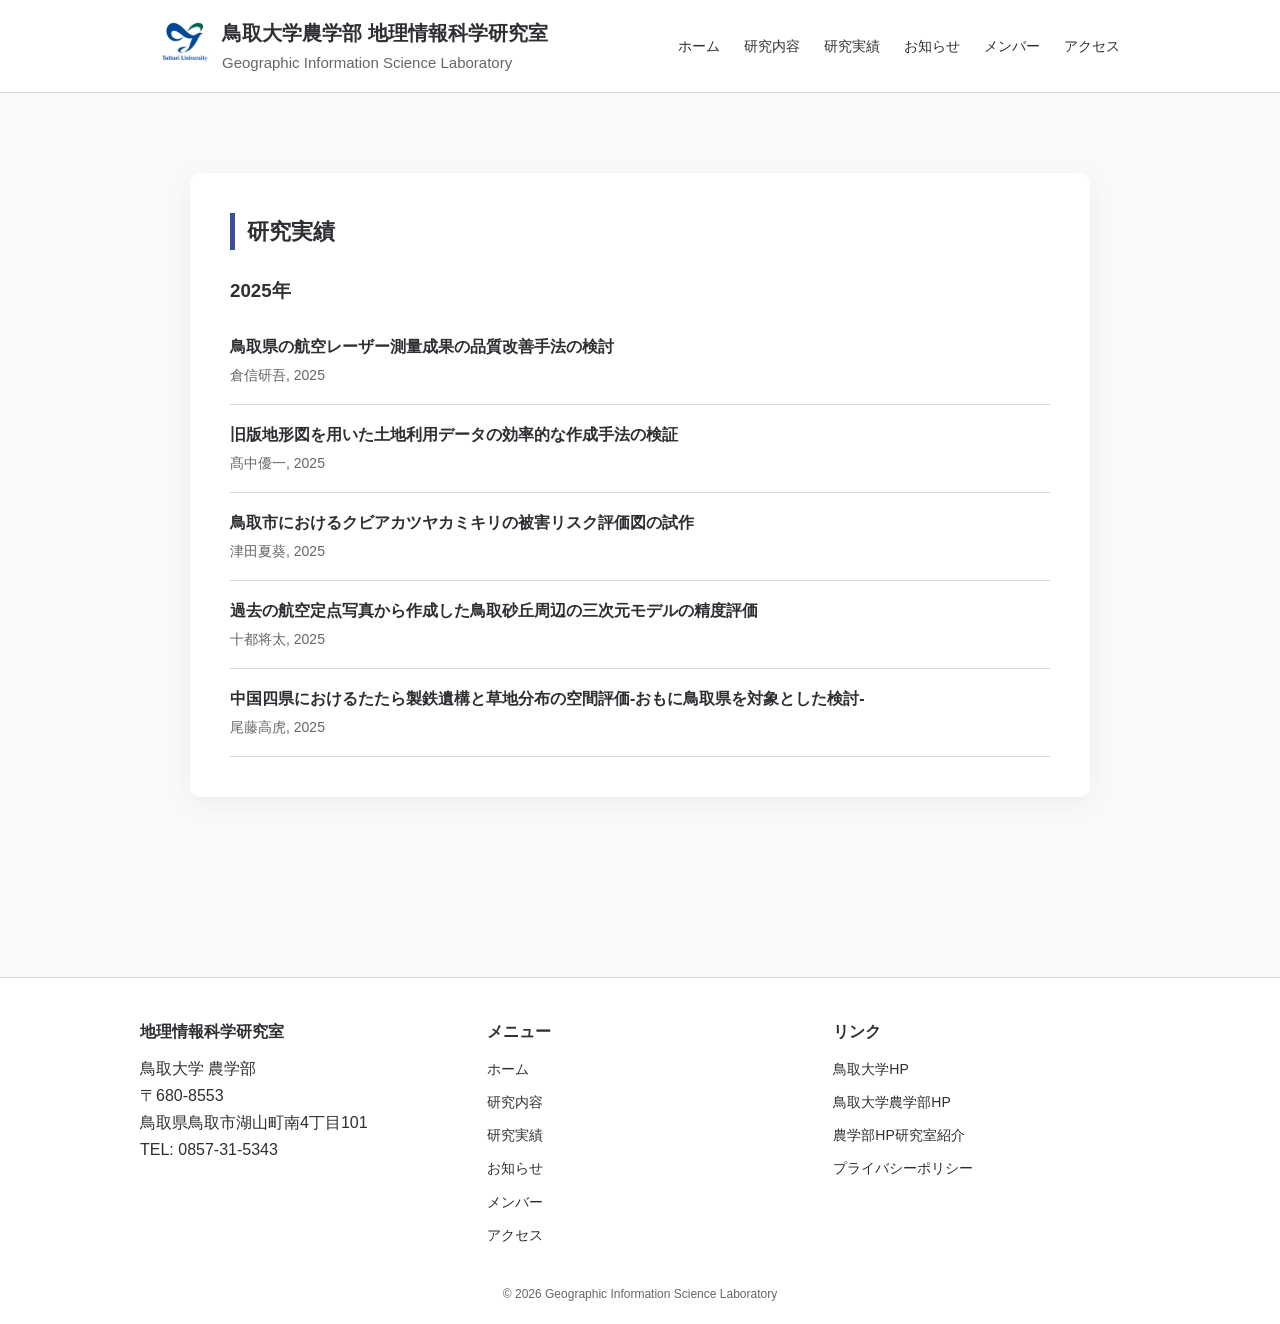
<file: research.html>
<!DOCTYPE html>
<html lang="ja">

  <head>
    <meta charset="UTF-8">
    <meta name="viewport" content="width=device-width, initial-scale=1.0">
    <title>鳥取大学農学部 地理情報科学研究室</title>
    <!-- SEO -->
    <meta name="description" content="鳥取大学農学部 地理情報科学研究室の公式サイト。研究内容、研究実績、メンバー情報を掲載しています。">
    <link rel="stylesheet" href="css/style.css">
  </head>

  <body>

    <!-- ヘッダー -->
    <header>
      <div class="header_container">

        <!-- ロゴ -->
        <div class="logo">
          <a href="./index.html"> 
            <img src="images/logo.jpg" alt="鳥取大学農学部 地理情報科学研究室ロゴ"> 
          </a>
          <div class="site_title">
            <h1>鳥取大学農学部 地理情報科学研究室</h1>
            <p>Geographic Information Science Laboratory</p>
          </div>
        </div>

        <!-- ナビゲーション --> 
        <nav class="navigation" id="nav" aria-label="メインナビゲーション">
          <ul class="navigation_list">
            <li><a href="./index.html">ホーム</a></li>
            <li><a href="./about.html">研究内容</a></li>
            <li><a href="./research.html">研究実績</a></li>
            <li><a href="./news.html">お知らせ</a></li>
            <li><a href="./members.html">メンバー</a></li>
            <li><a href="./access.html">アクセス</a></li>
          </ul>
        </nav>
      </div>


      <!-- ハンバーガーメニュー --> 
      <button class="hamburger" id="hamburger" aria-label="メニューを開く"> 
        <span class="hamburger_border_top"></span>
        <span class="hamburger_border_center"></span>
        <span class="hamburger_border_bottom"></span>
      </button>

      <div class="background" id="background"></div>
    </header>
    <!-- /ヘッダー -->

    <!-- メイン -->
    <main>
      <section>
        <h2 class="title">研究実績</h2>

        <h3 class="subtitle">2025年</h3>
        <ul class="paper_list">
          <li>
            <p class="paper_title">鳥取県の航空レーザー測量成果の品質改善手法の検討</p>
            <p class="paper_meta">倉信研吾, 2025</p>
          </li>
          <li>
            <p class="paper_title">旧版地形図を用いた土地利用データの効率的な作成手法の検証</p>
            <p class="paper_meta">髙中優一, 2025</p>
          </li>
          <li>
            <p class="paper_title">鳥取市におけるクビアカツヤカミキリの被害リスク評価図の試作</p>
            <p class="paper_meta">津田夏葵, 2025</p>
          </li>
          <li>
            <p class="paper_title">過去の航空定点写真から作成した鳥取砂丘周辺の三次元モデルの精度評価</p>
            <p class="paper_meta">十都将太, 2025</p>
          </li>
          <li>
            <p class="paper_title">中国四県におけるたたら製鉄遺構と草地分布の空間評価-おもに鳥取県を対象とした検討-</p>
            <p class="paper_meta">尾藤高虎, 2025</p>
          </li>
        </ul>

      </section>
    </main>
    <!-- /メイン -->


  <!-- フッター -->
  <footer class="footer">

    <div class="footer_inner">

      <!-- ① 研究室情報 -->
      <div class="footer_col">
        <h2 class="footer_title">地理情報科学研究室</h2>
        <p>鳥取大学 農学部</p>
        <p>〒680-8553</p>
        <p>鳥取県鳥取市湖山町南4丁目101</p>
        <p>TEL: 0857-31-5343</p>
      </div>

      <!-- ② ナビゲーション -->
      <div class="footer_col">
        <h3 class="footer_title">メニュー</h3>
        <ul class="footer_nav">
          <li><a href="./index.html">ホーム</a></li>
          <li><a href="./about.html">研究内容</a></li>
          <li><a href="./research.html">研究実績</a></li>
          <li><a href="./news.html">お知らせ</a></li>
          <li><a href="./members.html">メンバー</a></li>
          <li><a href="./access.html">アクセス</a></li>
        </ul>
      </div>

      <!-- ③ 補助情報 -->
      <div class="footer_col">
        <h3 class="footer_title">リンク</h3>
        <ul class="footer_nav">
          <li><a href="https://www.tottori-u.ac.jp/" target="_blank" rel="noopener noreferrer">鳥取大学HP</a></li>
          <li><a href="https://muses.muses.tottori-u.ac.jp/" target="_blank" rel="noopener noreferrer">鳥取大学農学部HP</a></li>
          <li><a href="https://muses.muses.tottori-u.ac.jp/about/staff/teacher-leas.php?id=57" target="_blank" rel="noopener noreferrer">農学部HP研究室紹介
          </a></li>
          <li><a href="./privacy.html">プライバシーポリシー</a></li>
        </ul>
      </div>

    </div>

    <!-- コピーライト -->
    <div class="footer_bottom">
      <p>&copy; 2026 Geographic Information Science Laboratory</p>
    </div>

  </footer>
  <!-- /フッター -->

    <script src="js/script.js"></script>

  </body>

</html>
</file>
<file: css/style.css>
/* =====================
   カラー設計
===================== */
:root {
  --text: #2F2E33;
  --sub-text: #666;
  --border: #D5D6D2;
  --base: #FFFFFF;
  --accent: #3A5199;
  --accent-dark: #2c3e75;
  --bg-light: #f8f9fb;
}

/* =====================
   リセット
===================== */
* {
  margin: 0;
  padding: 0;
  box-sizing: border-box;
}

/* =====================
   基本
===================== */
body {
  font-family: Arial, sans-serif;
  line-height: 1.7;
  color: var(--text);
  background: var(--bg-light);
}

/* =====================
   共通幅
===================== */
.header_container,
main {
  max-width: 1000px;
  margin: 0 auto;
}

/* =====================
   ヘッダー
===================== */
header {
  background: var(--base);
  border-bottom: 1px solid var(--border);
  position: sticky;
  top: 0;
  z-index: 10;
}

.header_container {
  display: flex;
  justify-content: space-between;
  align-items: center;
  padding: 16px 20px;
}

/* ロゴ */
.logo {
  display: flex;
  align-items: center;
  gap: 12px;
}

.logo img {
  width: 50px;
}

.site_title h1 {
  font-size: 20px;
}

.site_title p {
  font-size: 15px;
  color: var(--sub-text);
}


@media (max-width: 600px) {
  .site_title p {
    display: none;
  }
}


/* =====================
   ナビゲーション
===================== */
.navigation_list {
  display: flex;
  list-style: none;
  gap: 24px;
}

.navigation_list a {
  text-decoration: none;
  color: var(--text);
  font-size: 14px;
  font-weight: 500;
  transition: 0.2s;
}

.navigation_list a:hover {
  color: var(--accent);
  border-bottom: 2px solid var(--accent);
}

.navigation_list a.active {
  color: var(--accent);
  font-weight: bold;
}

/* =====================
   ハンバーガー
===================== */
.navigation {
  display: flex;
}

.hamburger {
  display: none;
  background: none;
  border: none;
  cursor: pointer;
}

.hamburger span {
  display: block;
  width: 25px;
  height: 2px;
  background: var(--text);
  margin: 5px 0;
}

/* スマホ */
@media (max-width: 900px) {
  .hamburger {
    display: block;
    position: absolute;
    top: 20px;
    right: 20px;
    z-index: 999;
  }

  .navigation {
    display: none;
  }

  .navigation.active {
    display: block;
    position: absolute;
    top: 60px;
    right: 20px;
    background: var(--base);
    padding: 15px;
    border: 1px solid var(--border);
    border-radius: 6px;
  }

  .navigation_list {
    flex-direction: column;
    gap: 10px;
  }
}

/* =====================
   ヒーロー
===================== */
.hero {
  position: relative;
  max-width: 900px;   
  width: 100%;
  height: 300px;     
  margin: 50px auto 50px; 
  overflow: hidden;
}

.hero_image {
  width: 100%;
  height: 100%;
  object-fit: cover;
}

.hero::before {
  content: "";
  position: absolute;
  inset: 0;
  background: rgba(0,0,0,0.35);
}

.hero_text {
  position: absolute;
  bottom: 30px;
  left: 30px;
  color: #fff;
}

.hero_text h2 {
  font-size: 30px;
}

.hero_text p {
  font-size: 18px;
}

@media (max-width: 768px) {
  .hero {
    height: 250px;
  }

  .hero_text h2 {
    font-size: 20px;
  }
}

/* =====================
   メイン
===================== */
main {
  padding: 80px 20px;
}

/* セクション（カード化） */
section {
  max-width: 900px;
  margin: 0 auto 100px;
  background: var(--base);
  padding: 40px;
  border-radius: 10px;
  box-shadow: 0 6px 25px rgba(0,0,0,0.05);
}

/* 見出し */
.title {
  font-size: 22px;
  margin-bottom: 20px;
  border-left: 5px solid var(--accent);
  padding-left: 12px;
}

.subtitle {
  margin: 25px 0 10px;
  font-weight: bold;
}

/* =====================
   ボタン
===================== */
.button_container {
  margin-top: 20px;
}

.button {
  display: inline-block;
  padding: 10px 20px;
  background: var(--accent);
  color: #fff;
  text-decoration: none;
  border-radius: 6px;
  transition: 0.2s;
}

.button:hover {
  background: var(--accent-dark);
}

/* =====================
   画像
===================== */
.image {
  display: block;
  width: 100%;
  max-width: 600px;
  margin: 25px auto;
  border-radius: 8px;
}

/* =====================
   研究内容
===================== */
.subsection {
  margin-bottom: 80px;
}

.subject {
  font-size: 20px;
  margin-bottom: 15px;
}

.subsection p {
  margin-bottom: 15px;
}

/* =====================
   研究実績
===================== */
.paper_list {
  list-style: none;
}

.paper_list li {
  padding: 16px 0;
  border-bottom: 1px solid var(--border);
}

.paper_title {
  font-weight: 600;
  margin-bottom: 4px;
}

.paper_meta {
  font-size: 14px;
  color: var(--sub-text);
}

/* =====================
   お知らせ（研究実績風）
===================== */
.news_list {
  list-style: none;
}

.news_list li {
  padding: 16px 0;
  border-bottom: 1px solid var(--border);
}

/* 日付 */
.news_list time {
  display: block;
  font-size: 13px;
  color: var(--sub-text);
  margin-bottom: 4px;
}

/* 本文 */
.news_list p {
  font-size: 15px;
  font-weight: 500;
}
/* =====================
   メンバー
===================== */
.member_list {
  list-style: none;
  display: grid;
  grid-template-columns: repeat(2, 1fr);
  gap: 30px;
}

@media (max-width: 768px) {
  .member_list {
    grid-template-columns: 1fr;
  }
}

.member_list > li {
  margin-bottom: 20px;
  font-weight: bold;
  font-size: 18px;
  position: relative;
  padding-left: 12px;
}

.member_list > li::before {
  content: "";
  width: 6px;
  height: 20px;
  background: var(--accent);
  position: absolute;
  left: 0;
  top: 5px;
}

.member_sublist {
  list-style: none;
  margin-top: 8px;
}

.member_sublist li {
  font-size: 17px;
  color: var(--sub-text);
}

.member_links {
  margin-top: 4px;
  display: flex;
  gap: 10px;
}

.member_links a {
  font-size: 15px;
  color: var(--accent);
  text-decoration: none;
  border-bottom: 1px dashed var(--border);
}

.member_links a:hover {
  color: var(--accent);
  border-bottom: 1px solid var(--accent);
}

/* =====================
   アクセス
===================== */
.map {
  width: 100%;
  height: 300px;
  border: none;
  border-radius: 8px;
}

/* =====================
   プライバシーポリシー
===================== */
.policy_list {
  list-style: none;
  margin-top: 12px;
}

.policy_list li {
  padding: 10px 0 10px 16px;
  border-bottom: 1px solid var(--border);
  position: relative;
  font-size: 15px;
}

.policy_list li::before {
  content: "";
  width: 4px;
  height: 4px;
  background: var(--accent);
  border-radius: 50%;
  position: absolute;
  left: 0;
  top: 18px;
}

.policy_list li:last-child {
  border-bottom: none;
}

.policy_contact {
  margin-top: 16px;
  padding: 20px 24px;
  background: var(--bg-light);
  border-left: 4px solid var(--accent);
  border-radius: 0 6px 6px 0;
  line-height: 2;
  font-size: 15px;
}

.policy_contact_name {
  font-weight: bold;
  margin-bottom: 4px;
}

.policy_contact a {
  color: var(--accent);
  text-decoration: none;
}

.policy_contact a:hover {
  text-decoration: underline;
}

.policy_date {
  margin-top: 24px;
  font-size: 13px;
  color: var(--sub-text);
  text-align: right;
}


/* =====================
   フッター
===================== */
.footer {
  background: var(--base);
  border-top: 1px solid var(--border);
  padding: 40px 20px 20px;
}

.footer_inner {
  max-width: 1000px;
  margin: 0 auto;
  display: flex;
  gap: 40px;
  justify-content: space-between;
}

.footer_col {
  flex: 1;
}

.footer_title {
  font-size: 16px;
  margin-bottom: 10px;
}

.footer_nav {
  list-style: none;
}

.footer_nav li {
  margin-bottom: 6px;
}

.footer_nav a {
  text-decoration: none;
  color: var(--text);
  font-size: 14px;
}

.footer_nav a:hover {
  color: var(--accent);
}

.footer_bottom {
  text-align: center;
  margin-top: 30px;
  font-size: 12px;
  color: var(--sub-text);
}

@media (max-width: 768px) {
  .footer_inner {
    flex-direction: column;
  }
}
</file>
